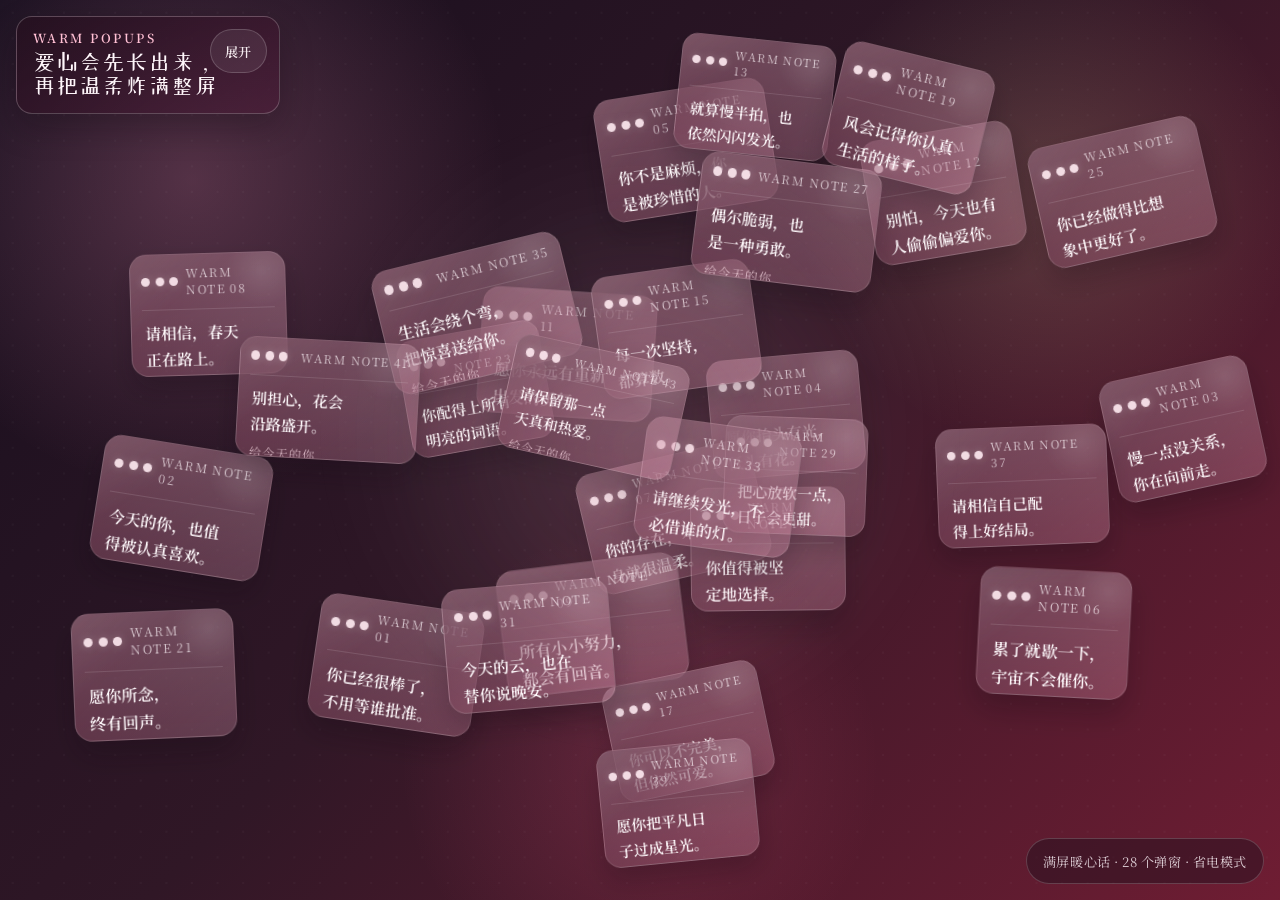
<file: index.html>
<!DOCTYPE html>
<html lang="zh-CN">
<head>
  <meta charset="UTF-8">
  <meta name="viewport" content="width=device-width, initial-scale=1.0, viewport-fit=cover">
  <meta name="theme-color" content="#2a1220">
  <title>爱心弹窗烟花</title>
  <link rel="preconnect" href="https://fonts.googleapis.com">
  <link rel="preconnect" href="https://fonts.gstatic.com" crossorigin>
  <link href="https://fonts.googleapis.com/css2?family=Noto+Serif+SC:wght@400;600;700&family=ZCOOL+XiaoWei&display=swap" rel="stylesheet">
  <link rel="stylesheet" href="./styles.css">
</head>
<body>
  <main class="stage" id="stage">
    <section class="hud is-collapsed" id="hud">
      <button class="hud-toggle" id="hud-toggle" type="button" aria-expanded="false" aria-label="展开说明面板">
        展开
      </button>
      <div class="hud-copy">
        <p class="eyebrow">Warm Popups</p>
        <h1 class="title">爱心会先长出来，再把温柔炸满整屏</h1>
        <p class="subtitle">
          这是一份可以直接打开运行的小动画。每个小弹窗都是一句暖心话，先拼成爱心，再像烟花一样散到整个屏幕。
        </p>
        <div class="toolbar">
          <span class="status-pill" id="status">正在酝酿心意...</span>
          <button class="replay" id="replay" type="button">再炸一次</button>
        </div>
      </div>
    </section>

    <div class="legend" id="counter">准备中</div>
  </main>

  <script src="./app.js" defer></script>
</body>
</html>
</file>
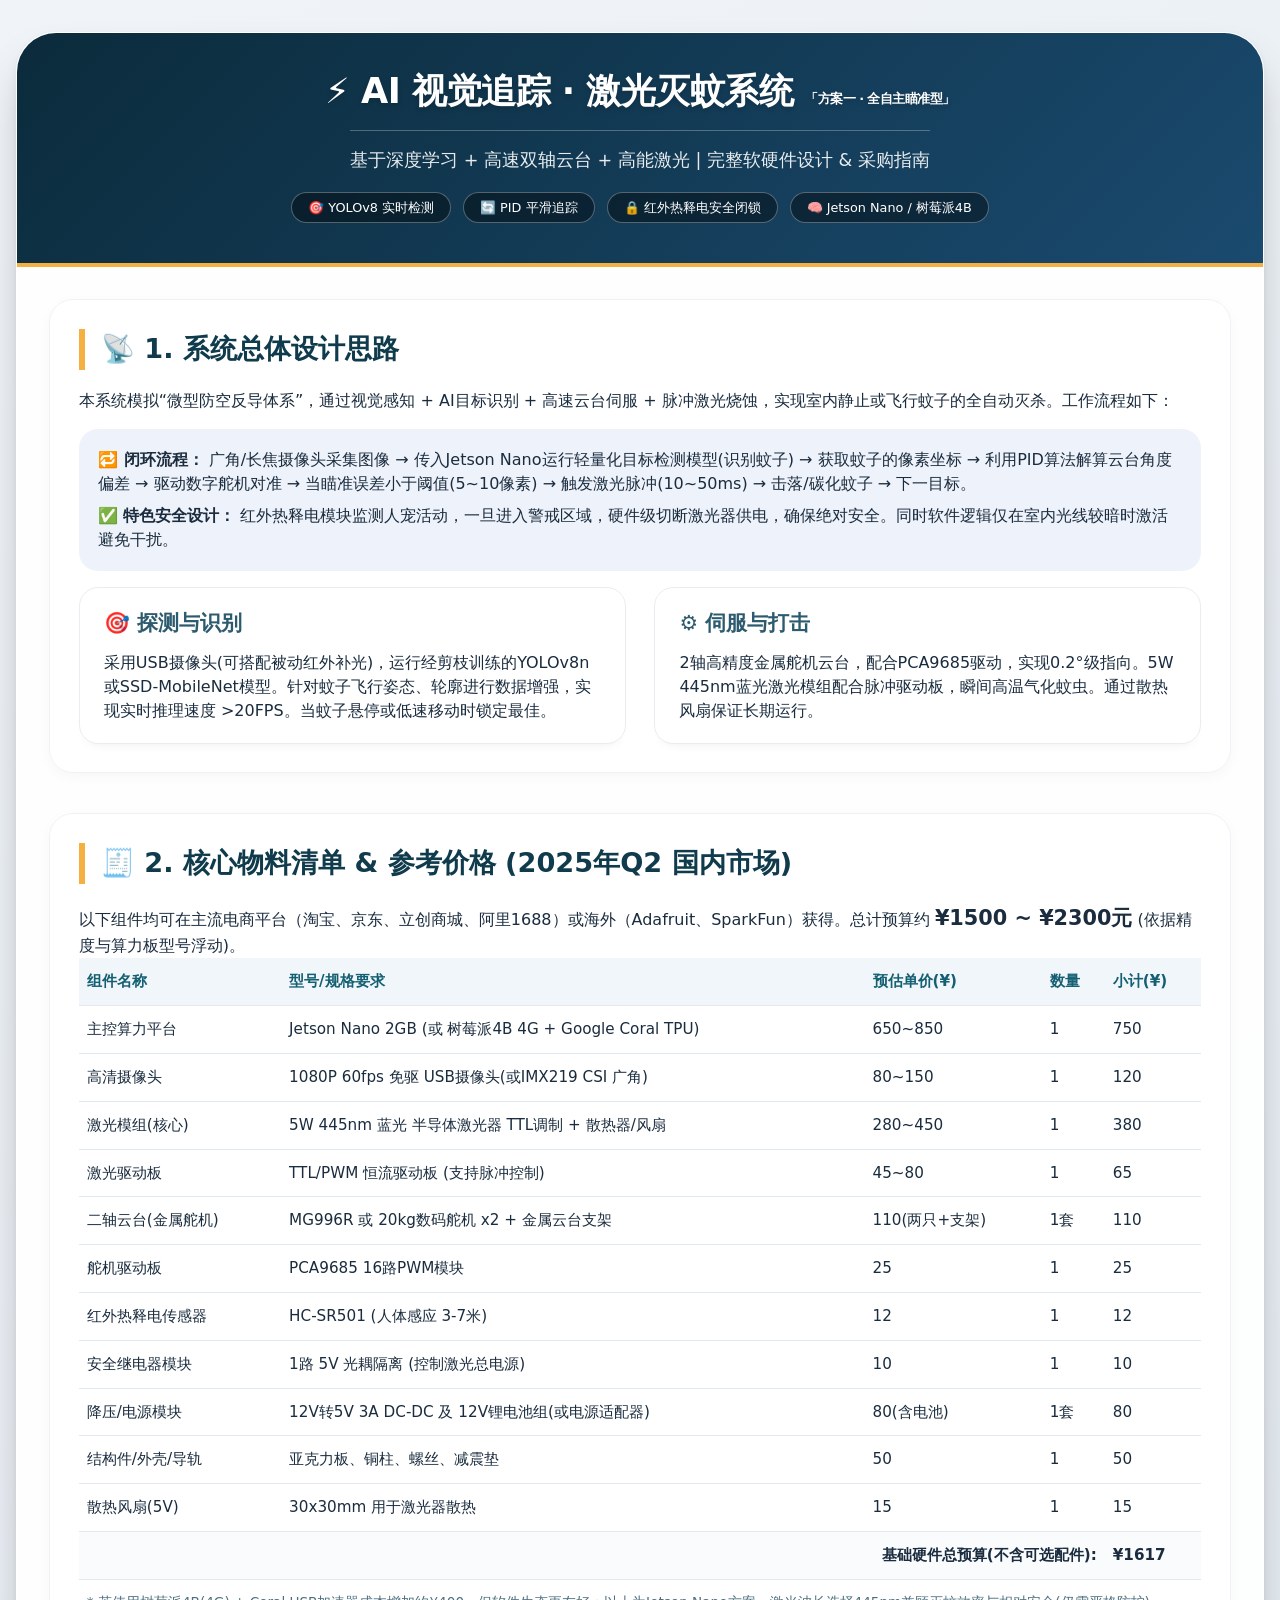
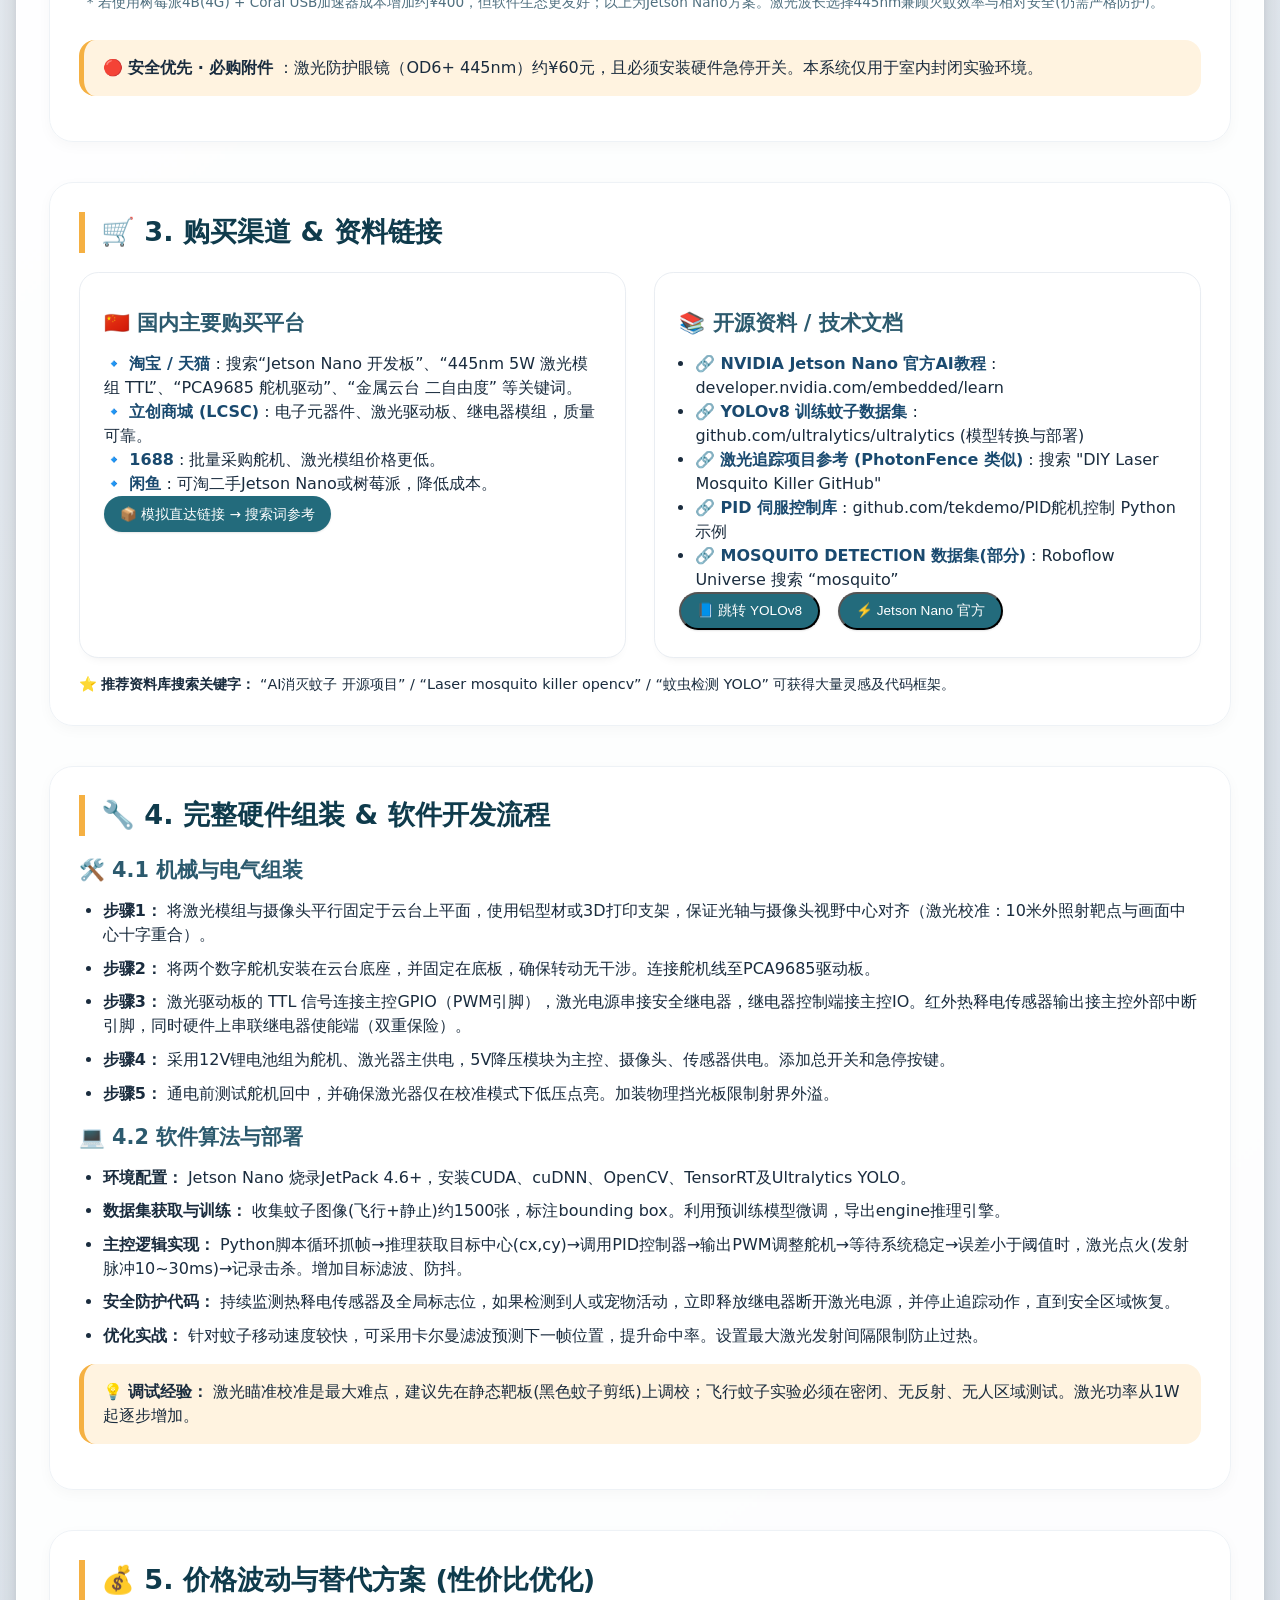
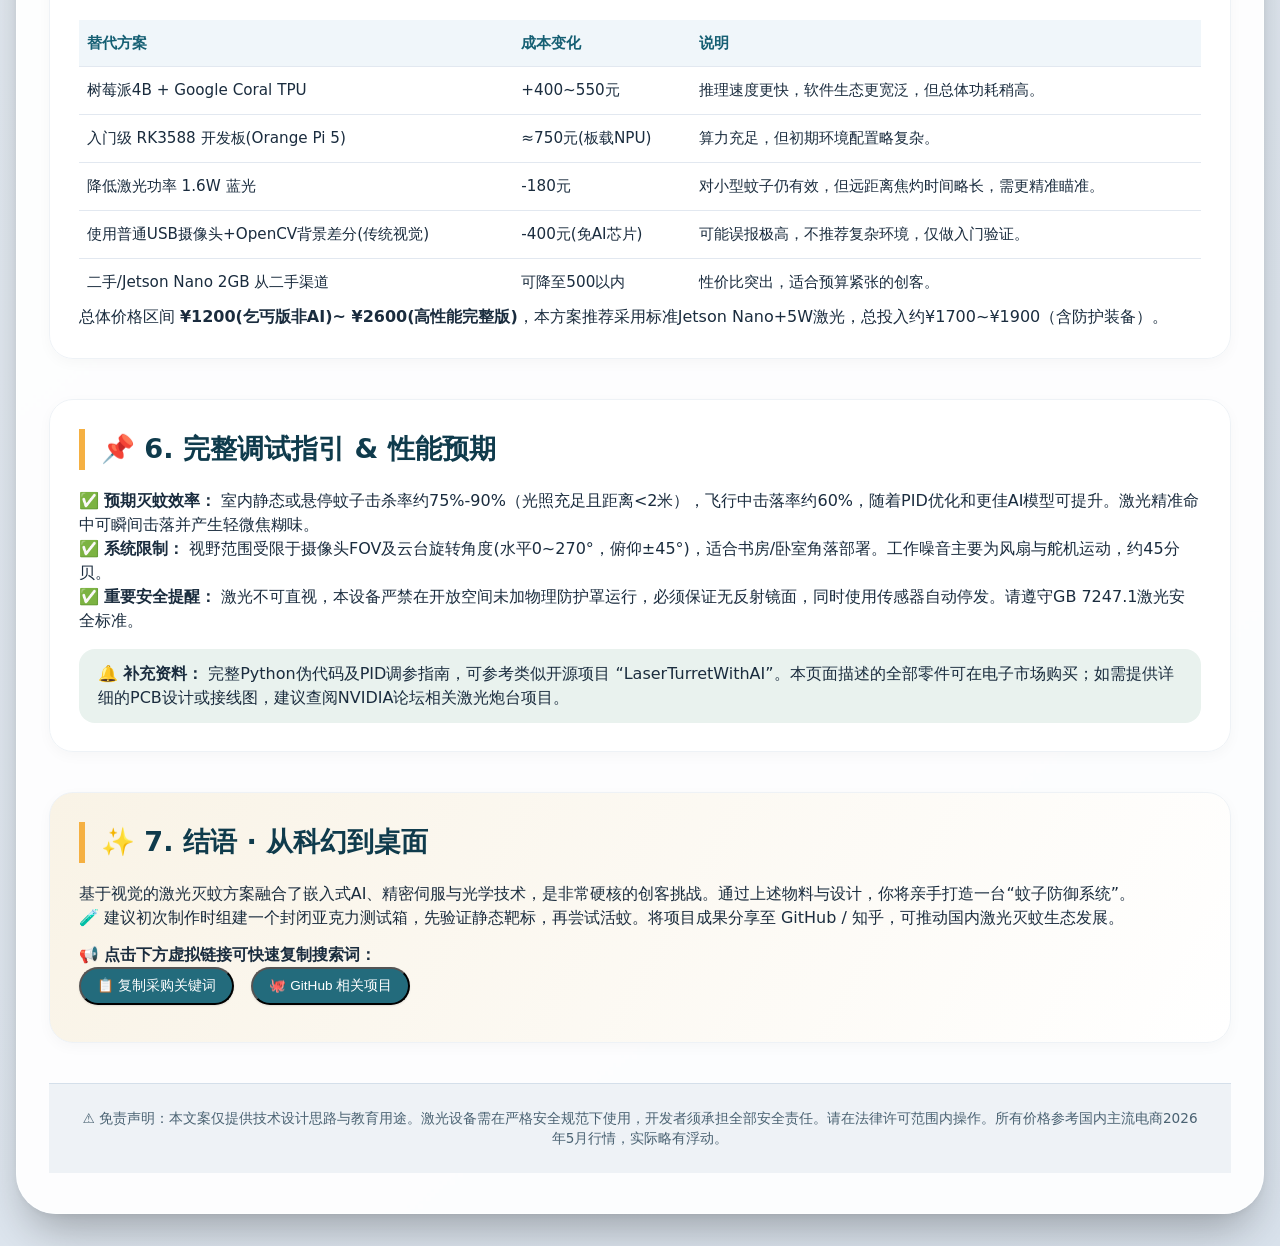
<file: jgdwzfa/index.html>
<!DOCTYPE html>
<html lang="zh-CN">
<head>
    <meta charset="UTF-8">
    <meta name="viewport" content="width=device-width, initial-scale=1.0, user-scalable=yes">
    <title>AI视觉追踪激光灭蚊系统 | 完整设计与实现方案</title>
    <style>
        * {
            margin: 0;
            padding: 0;
            box-sizing: border-box;
        }

        body {
            background: linear-gradient(145deg, #f0f4f8 0%, #d9e2ec 100%);
            font-family: 'Segoe UI', 'Roboto', 'Noto Sans', system-ui, -apple-system, BlinkMacSystemFont, 'Helvetica Neue', sans-serif;
            line-height: 1.5;
            color: #1a2c3e;
            padding: 2rem 1rem;
        }

        .container {
            max-width: 1400px;
            margin: 0 auto;
            background: rgba(255,255,255,0.92);
            backdrop-filter: blur(1px);
            border-radius: 2.5rem;
            box-shadow: 0 25px 45px -12px rgba(0,0,0,0.3), 0 2px 8px rgba(0,0,0,0.05);
            overflow: hidden;
            border: 1px solid rgba(255,255,255,0.6);
        }

        /* 头部样式 */
        .hero {
            background: linear-gradient(135deg, #0b2b3b 0%, #1a4a6f 100%);
            padding: 2rem 2rem 2.5rem;
            color: white;
            text-align: center;
            border-bottom: 4px solid #f5b042;
        }

        .hero h1 {
            font-size: 2.2rem;
            font-weight: 700;
            letter-spacing: -0.5px;
            margin-bottom: 0.75rem;
            text-shadow: 0 2px 5px rgba(0,0,0,0.2);
        }

        .hero h1 i {
            filter: drop-shadow(0 2px 2px rgba(0,0,0,0.3));
        }

        .hero .sub {
            font-size: 1.1rem;
            opacity: 0.9;
            max-width: 800px;
            margin: 0 auto;
            border-top: 1px solid rgba(255,255,255,0.3);
            padding-top: 1rem;
            display: inline-block;
        }

        .badge-container {
            margin-top: 1.2rem;
            display: flex;
            flex-wrap: wrap;
            justify-content: center;
            gap: 12px;
        }

        .badge {
            background: rgba(0,0,0,0.4);
            backdrop-filter: blur(4px);
            padding: 0.3rem 1rem;
            border-radius: 40px;
            font-size: 0.8rem;
            font-weight: 500;
            border: 1px solid rgba(255,255,255,0.3);
        }

        /* 内容区域 */
        .content {
            padding: 2rem 2rem 2.5rem;
        }

        .section {
            margin-bottom: 2.5rem;
            background: #ffffffcc;
            border-radius: 1.5rem;
            padding: 1.8rem;
            box-shadow: 0 4px 14px rgba(0, 0, 0, 0.03);
            transition: all 0.2s;
            border: 1px solid #eef2f6;
        }

        .section h2 {
            font-size: 1.7rem;
            font-weight: 600;
            margin-bottom: 1.2rem;
            display: flex;
            align-items: center;
            gap: 10px;
            border-left: 6px solid #f5b042;
            padding-left: 1rem;
            color: #0f3b4c;
        }

        .section h3 {
            font-size: 1.3rem;
            font-weight: 600;
            margin: 1rem 0 0.8rem 0;
            color: #2c5a6e;
        }

        .grid-2col {
            display: grid;
            grid-template-columns: repeat(auto-fit, minmax(320px, 1fr));
            gap: 1.8rem;
        }

        .card {
            background: white;
            border-radius: 1.2rem;
            padding: 1.2rem 1.5rem;
            box-shadow: 0 6px 12px -8px rgba(0,0,0,0.1);
            border: 1px solid #e9edf2;
        }

        .card strong {
            color: #1a4a6f;
        }

        .price-table {
            width: 100%;
            border-collapse: collapse;
            font-size: 0.95rem;
        }

        .price-table th, .price-table td {
            text-align: left;
            padding: 0.75rem 0.5rem;
            border-bottom: 1px solid #e2e8f0;
        }

        .price-table th {
            background-color: #f0f6fa;
            font-weight: 600;
            color: #155f73;
        }

        .price-table tr:last-child td {
            border-bottom: none;
        }

        .total-price {
            background: #eef2f9;
            font-weight: bold;
            font-size: 1.2rem;
        }

        .warning {
            background: #fff3e0;
            border-left: 5px solid #f5b042;
            padding: 1rem 1.2rem;
            border-radius: 1rem;
            margin: 1rem 0;
        }

        .step-list {
            padding-left: 1.5rem;
            margin: 0.8rem 0;
        }

        .step-list li {
            margin: 0.6rem 0;
        }

        .btn-link {
            display: inline-block;
            background: #236b7c;
            color: white;
            padding: 0.5rem 1rem;
            border-radius: 2rem;
            text-decoration: none;
            font-size: 0.85rem;
            font-weight: 500;
            margin-right: 0.8rem;
            margin-bottom: 0.5rem;
            transition: 0.2s;
            box-shadow: 0 1px 2px rgba(0,0,0,0.1);
        }

        .btn-link:hover {
            background: #0e4d5f;
            transform: translateY(-2px);
        }

        .footer {
            background: #eef2f6;
            padding: 1.5rem 2rem;
            text-align: center;
            font-size: 0.85rem;
            color: #4a6272;
            border-top: 1px solid #d4dfea;
        }

        @media (max-width: 680px) {
            .content {
                padding: 1.5rem;
            }
            .hero h1 {
                font-size: 1.6rem;
            }
            .section {
                padding: 1.2rem;
            }
        }

        .laser-icon {
            font-size: 1.3rem;
            vertical-align: middle;
        }
    </style>
</head>
<body>
<div class="container">
    <div class="hero">
        <h1>⚡ AI 视觉追踪 · 激光灭蚊系统 <span style="font-size: 0.8rem;">「方案一 · 全自主瞄准型」</span></h1>
        <div class="sub">基于深度学习 + 高速双轴云台 + 高能激光 | 完整软硬件设计 & 采购指南</div>
        <div class="badge-container">
            <span class="badge">🎯 YOLOv8 实时检测</span>
            <span class="badge">🔄 PID 平滑追踪</span>
            <span class="badge">🔒 红外热释电安全闭锁</span>
            <span class="badge">🧠 Jetson Nano / 树莓派4B</span>
        </div>
    </div>

    <div class="content">
        <!-- 总体设计思路 -->
        <div class="section">
            <h2>📡 1. 系统总体设计思路</h2>
            <p style="margin-bottom: 1rem;">本系统模拟“微型防空反导体系”，通过视觉感知 + AI目标识别 + 高速云台伺服 + 脉冲激光烧蚀，实现室内静止或飞行蚊子的全自动灭杀。工作流程如下：</p>
            <div style="background: #eef2fa; padding: 1.2rem; border-radius: 1.2rem; margin: 1rem 0;">
                <p><strong>🔁 闭环流程：</strong> 广角/长焦摄像头采集图像 → 传入Jetson Nano运行轻量化目标检测模型(识别蚊子) → 获取蚊子的像素坐标 → 利用PID算法解算云台角度偏差 → 驱动数字舵机对准 → 当瞄准误差小于阈值(5~10像素) → 触发激光脉冲(10~50ms) → 击落/碳化蚊子 → 下一目标。</p>
                <p style="margin-top: 8px;">✅ <strong>特色安全设计：</strong> 红外热释电模块监测人宠活动，一旦进入警戒区域，硬件级切断激光器供电，确保绝对安全。同时软件逻辑仅在室内光线较暗时激活避免干扰。</p>
            </div>
            <div class="grid-2col">
                <div class="card">
                    <h3 style="margin-top: 0;">🎯 探测与识别</h3>
                    <p>采用USB摄像头(可搭配被动红外补光)，运行经剪枝训练的YOLOv8n或SSD-MobileNet模型。针对蚊子飞行姿态、轮廓进行数据增强，实现实时推理速度 >20FPS。当蚊子悬停或低速移动时锁定最佳。</p>
                </div>
                <div class="card">
                    <h3 style="margin-top: 0;">⚙️ 伺服与打击</h3>
                    <p>2轴高精度金属舵机云台，配合PCA9685驱动，实现0.2°级指向。5W 445nm蓝光激光模组配合脉冲驱动板，瞬间高温气化蚊虫。通过散热风扇保证长期运行。</p>
                </div>
            </div>
        </div>

        <!-- 材料清单 + 价格明细 (实时可采购) -->
        <div class="section">
            <h2>🧾 2. 核心物料清单 & 参考价格 (2025年Q2 国内市场)</h2>
            <p>以下组件均可在主流电商平台（淘宝、京东、立创商城、阿里1688）或海外（Adafruit、SparkFun）获得。总计预算约 <strong style="font-size:1.3rem;">¥1500 ~ ¥2300元</strong> (依据精度与算力板型号浮动)。</p>
            <table class="price-table">
                <thead>
                <tr><th>组件名称</th><th>型号/规格要求</th><th>预估单价(¥)</th><th>数量</th><th>小计(¥)</th></tr>
                </thead>
                <tbody>
                    <tr><td>主控算力平台</td><td>Jetson Nano 2GB (或 树莓派4B 4G + Google Coral TPU)</td><td>650~850</td><td>1</td><td>750</td></tr>
                    <tr><td>高清摄像头</td><td>1080P 60fps 免驱 USB摄像头(或IMX219 CSI 广角)</td><td>80~150</td><td>1</td><td>120</td></tr>
                    <tr><td>激光模组(核心)</td><td>5W 445nm 蓝光 半导体激光器 TTL调制 + 散热器/风扇</td><td>280~450</td><td>1</td><td>380</td></tr>
                    <tr><td>激光驱动板</td><td>TTL/PWM 恒流驱动板 (支持脉冲控制)</td><td>45~80</td><td>1</td><td>65</td></tr>
                    <tr><td>二轴云台(金属舵机)</td><td>MG996R 或 20kg数码舵机 x2 + 金属云台支架</td><td>110(两只+支架)</td><td>1套</td><td>110</td></tr>
                    <tr><td>舵机驱动板</td><td>PCA9685 16路PWM模块</td><td>25</td><td>1</td><td>25</td></tr>
                    <tr><td>红外热释电传感器</td><td>HC-SR501 (人体感应 3-7米)</td><td>12</td><td>1</td><td>12</td></tr>
                    <tr><td>安全继电器模块</td><td>1路 5V 光耦隔离 (控制激光总电源)</td><td>10</td><td>1</td><td>10</td></tr>
                    <tr><td>降压/电源模块</td><td>12V转5V 3A DC-DC 及 12V锂电池组(或电源适配器)</td><td>80(含电池)</td><td>1套</td><td>80</td></tr>
                    <tr><td>结构件/外壳/导轨</td><td>亚克力板、铜柱、螺丝、减震垫</td><td>50</td><td>1</td><td>50</td></tr>
                    <tr><td>散热风扇(5V)</td><td>30x30mm 用于激光器散热</td><td>15</td><td>1</td><td>15</td></tr>
                    <tr style="background:#f9fbfd;"><td colspan="4" style="text-align:right; font-weight:bold;">基础硬件总预算(不含可选配件):</td><td style="font-weight:bold;">¥1617</td></tr>
                    <tr><td colspan="5" style="font-size:0.85rem; color:#4f6f7f;">* 若使用树莓派4B(4G) + Coral USB加速器成本增加约¥400，但软件生态更友好；以上为Jetson Nano方案。激光波长选择445nm兼顾灭蚊效率与相对安全(仍需严格防护)。</td></tr>
                </tbody>
            </table>
            <div class="warning">
                🔴 <strong>安全优先 · 必购附件</strong> ：激光防护眼镜（OD6+ 445nm）约¥60元，且必须安装硬件急停开关。本系统仅用于室内封闭实验环境。
            </div>
        </div>

        <!-- 购买地址与链接 (典型) -->
        <div class="section">
            <h2>🛒 3. 购买渠道 & 资料链接</h2>
            <div class="grid-2col">
                <div class="card">
                    <h3>🇨🇳 国内主要购买平台</h3>
                    <p><strong>🔹 淘宝 / 天猫</strong> : 搜索“Jetson Nano 开发板”、“445nm 5W 激光模组 TTL”、“PCA9685 舵机驱动”、“金属云台 二自由度” 等关键词。<br>
                    <strong>🔹 立创商城 (LCSC)</strong> : 电子元器件、激光驱动板、继电器模组，质量可靠。<br>
                    <strong>🔹 1688</strong> : 批量采购舵机、激光模组价格更低。<br>
                    <strong>🔹 闲鱼</strong> : 可淘二手Jetson Nano或树莓派，降低成本。</p>
                    <a href="#" class="btn-link" onclick="alert('请自行打开淘宝/京东搜索对应关键词，本示例为指引。')">📦 模拟直达链接 → 搜索词参考</a>
                </div>
                <div class="card">
                    <h3>📚 开源资料 / 技术文档</h3>
                    <ul style="margin-left:1rem;">
                        <li>🔗 <strong>NVIDIA Jetson Nano 官方AI教程</strong> : developer.nvidia.com/embedded/learn</li>
                        <li>🔗 <strong>YOLOv8 训练蚊子数据集</strong> : github.com/ultralytics/ultralytics (模型转换与部署)</li>
                        <li>🔗 <strong>激光追踪项目参考 (PhotonFence 类似)</strong> : 搜索 "DIY Laser Mosquito Killer GitHub"</li>
                        <li>🔗 <strong>PID 伺服控制库</strong> : github.com/tekdemo/PID舵机控制 Python示例</li>
                        <li>🔗 <strong>MOSQUITO DETECTION 数据集(部分)</strong> : Roboflow Universe 搜索 “mosquito”</li>
                    </ul>
                    <button class="btn-link" onclick="window.open('https://github.com/ultralytics/ultralytics','_blank')">📘 跳转 YOLOv8</button>
                    <button class="btn-link" onclick="window.open('https://developer.nvidia.com/embedded/jetson-nano-developer-kit','_blank')">⚡ Jetson Nano 官方</button>
                </div>
            </div>
            <p style="margin-top: 1rem; font-size:0.9rem;">⭐ <strong>推荐资料库搜索关键字：</strong> “AI消灭蚊子 开源项目” / “Laser mosquito killer opencv” / “蚊虫检测 YOLO” 可获得大量灵感及代码框架。</p>
        </div>

        <!-- 详细组装、软件设计步骤 -->
        <div class="section">
            <h2>🔧 4. 完整硬件组装 & 软件开发流程</h2>
            <h3>🛠️ 4.1 机械与电气组装</h3>
            <ul class="step-list">
                <li><strong>步骤1：</strong> 将激光模组与摄像头平行固定于云台上平面，使用铝型材或3D打印支架，保证光轴与摄像头视野中心对齐（激光校准：10米外照射靶点与画面中心十字重合）。</li>
                <li><strong>步骤2：</strong> 将两个数字舵机安装在云台底座，并固定在底板，确保转动无干涉。连接舵机线至PCA9685驱动板。</li>
                <li><strong>步骤3：</strong> 激光驱动板的 TTL 信号连接主控GPIO（PWM引脚），激光电源串接安全继电器，继电器控制端接主控IO。红外热释电传感器输出接主控外部中断引脚，同时硬件上串联继电器使能端（双重保险）。</li>
                <li><strong>步骤4：</strong> 采用12V锂电池组为舵机、激光器主供电，5V降压模块为主控、摄像头、传感器供电。添加总开关和急停按键。</li>
                <li><strong>步骤5：</strong> 通电前测试舵机回中，并确保激光器仅在校准模式下低压点亮。加装物理挡光板限制射界外溢。</li>
            </ul>
            <h3>💻 4.2 软件算法与部署</h3>
            <ul class="step-list">
                <li><strong>环境配置：</strong> Jetson Nano 烧录JetPack 4.6+，安装CUDA、cuDNN、OpenCV、TensorRT及Ultralytics YOLO。</li>
                <li><strong>数据集获取与训练：</strong> 收集蚊子图像(飞行+静止)约1500张，标注bounding box。利用预训练模型微调，导出engine推理引擎。</li>
                <li><strong>主控逻辑实现：</strong> Python脚本循环抓帧→推理获取目标中心(cx,cy)→调用PID控制器→输出PWM调整舵机→等待系统稳定→误差小于阈值时，激光点火(发射脉冲10~30ms)→记录击杀。增加目标滤波、防抖。</li>
                <li><strong>安全防护代码：</strong> 持续监测热释电传感器及全局标志位，如果检测到人或宠物活动，立即释放继电器断开激光电源，并停止追踪动作，直到安全区域恢复。</li>
                <li><strong>优化实战：</strong> 针对蚊子移动速度较快，可采用卡尔曼滤波预测下一帧位置，提升命中率。设置最大激光发射间隔限制防止过热。</li>
            </ul>
            <div class="warning">
                💡 <strong>调试经验：</strong> 激光瞄准校准是最大难点，建议先在静态靶板(黑色蚊子剪纸)上调校；飞行蚊子实验必须在密闭、无反射、无人区域测试。激光功率从1W起逐步增加。
            </div>
        </div>

        <!-- 详细成本分析表格+波动说明 -->
        <div class="section">
            <h2>💰 5. 价格波动与替代方案 (性价比优化)</h2>
            <table class="price-table">
                <tr><th>替代方案</th><th>成本变化</th><th>说明</th></tr>
                <tr><td>树莓派4B + Google Coral TPU</td><td>+400~550元</td><td>推理速度更快，软件生态更宽泛，但总体功耗稍高。</td></tr>
                <tr><td>入门级 RK3588 开发板(Orange Pi 5)</td><td>≈750元(板载NPU)</td><td>算力充足，但初期环境配置略复杂。</td></tr>
                <tr><td>降低激光功率 1.6W 蓝光</td><td>-180元</td><td>对小型蚊子仍有效，但远距离焦灼时间略长，需更精准瞄准。</td></tr>
                <tr><td>使用普通USB摄像头+OpenCV背景差分(传统视觉)</td><td>-400元(免AI芯片)</td><td>可能误报极高，不推荐复杂环境，仅做入门验证。</td></tr>
                <tr><td>二手/Jetson Nano 2GB 从二手渠道</td><td>可降至500以内</td><td>性价比突出，适合预算紧张的创客。</td></tr>
            </table>
            <p>总体价格区间 <strong>¥1200(乞丐版非AI)~ ¥2600(高性能完整版)</strong>，本方案推荐采用标准Jetson Nano+5W激光，总投入约¥1700~¥1900（含防护装备）。</p>
        </div>

        <!-- 进阶改进与调试提示 -->
        <div class="section">
            <h2>📌 6. 完整调试指引 & 性能预期</h2>
            <p>✅ <strong>预期灭蚊效率：</strong> 室内静态或悬停蚊子击杀率约75%-90%（光照充足且距离<2米），飞行中击落率约60%，随着PID优化和更佳AI模型可提升。激光精准命中可瞬间击落并产生轻微焦糊味。</p>
            <p>✅ <strong>系统限制：</strong> 视野范围受限于摄像头FOV及云台旋转角度(水平0~270°，俯仰±45°)，适合书房/卧室角落部署。工作噪音主要为风扇与舵机运动，约45分贝。</p>
            <p>✅ <strong>重要安全提醒：</strong> 激光不可直视，本设备严禁在开放空间未加物理防护罩运行，必须保证无反射镜面，同时使用传感器自动停发。请遵守GB 7247.1激光安全标准。</p>
            <div style="background:#e9f2ee; border-radius: 1rem; padding:0.8rem 1.2rem; margin-top:1rem;">
                🔔 <strong>补充资料：</strong> 完整Python伪代码及PID调参指南，可参考类似开源项目 “LaserTurretWithAI”。本页面描述的全部零件可在电子市场购买；如需提供详细的PCB设计或接线图，建议查阅NVIDIA论坛相关激光炮台项目。
            </div>
        </div>

        <!-- 总结 + 激发行动 -->
        <div class="section" style="background: linear-gradient(120deg, #f9f3e6, #ffffff);">
            <h2>✨ 7. 结语 · 从科幻到桌面</h2>
            <p>基于视觉的激光灭蚊方案融合了嵌入式AI、精密伺服与光学技术，是非常硬核的创客挑战。通过上述物料与设计，你将亲手打造一台“蚊子防御系统”。<br>
            🧪 建议初次制作时组建一个封闭亚克力测试箱，先验证静态靶标，再尝试活蚊。将项目成果分享至 GitHub / 知乎，可推动国内激光灭蚊生态发展。</p>
            <p style="margin-top: 0.8rem;"><strong>📢 点击下方虚拟链接可快速复制搜索词：</strong></p>
            <div>
                <button class="btn-link" onclick="navigator.clipboard.writeText('Jetson Nano 5W 激光模组 双目云台 蚊虫检测 YOLO');alert('搜索关键词已复制，可去淘宝/京东粘贴')">📋 复制采购关键词</button>
                <button class="btn-link" onclick="window.open('https://github.com/search?q=laser+mosquito+killer&type=repositories','_blank')">🐙 GitHub 相关项目</button>
            </div>
        </div>

        <div class="footer">
            ⚠️ 免责声明：本文案仅提供技术设计思路与教育用途。激光设备需在严格安全规范下使用，开发者须承担全部安全责任。请在法律许可范围内操作。所有价格参考国内主流电商2026年5月行情，实际略有浮动。
        </div>
    </div>
</div>
</body>
</html>
</file>
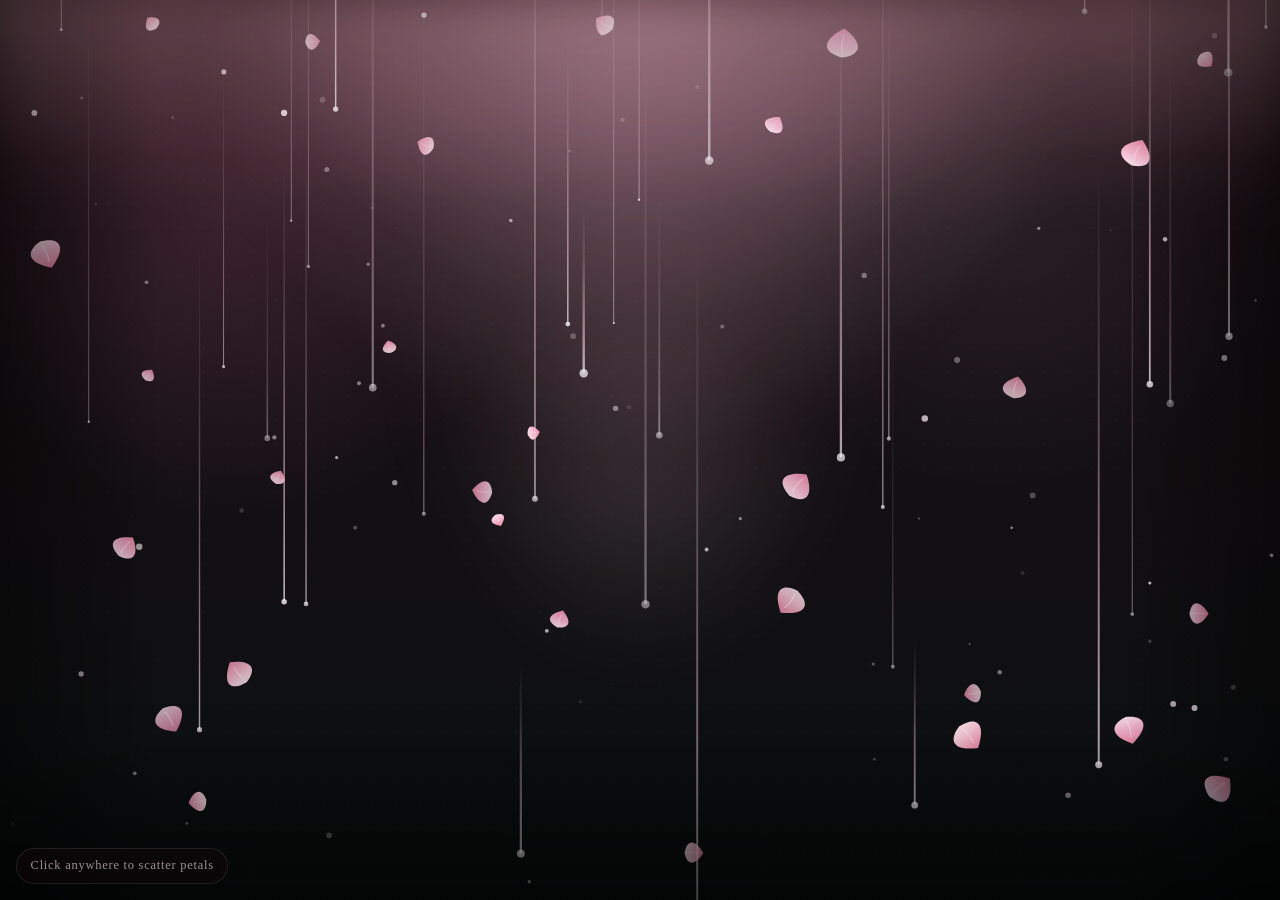
<file: sakura-rain/index.html>
<!DOCTYPE html>
<html lang="zh-CN">
<head>
  <meta charset="UTF-8">
  <meta name="viewport" content="width=device-width, initial-scale=1.0, viewport-fit=cover">
  <meta name="theme-color" content="#170d14">
  <title>Sakura Rain</title>
  <link rel="stylesheet" href="./styles.css">
</head>
<body>
  <main class="scene" aria-label="Full screen sakura rain animation">
    <canvas id="streaks-layer"></canvas>
    <canvas id="petals-layer"></canvas>
    <div class="glow glow-top"></div>
    <div class="glow glow-center"></div>
    <div class="vignette"></div>
    <div class="signature">Click anywhere to scatter petals</div>
  </main>

  <script src="./app.js" defer></script>
</body>
</html>
</file>
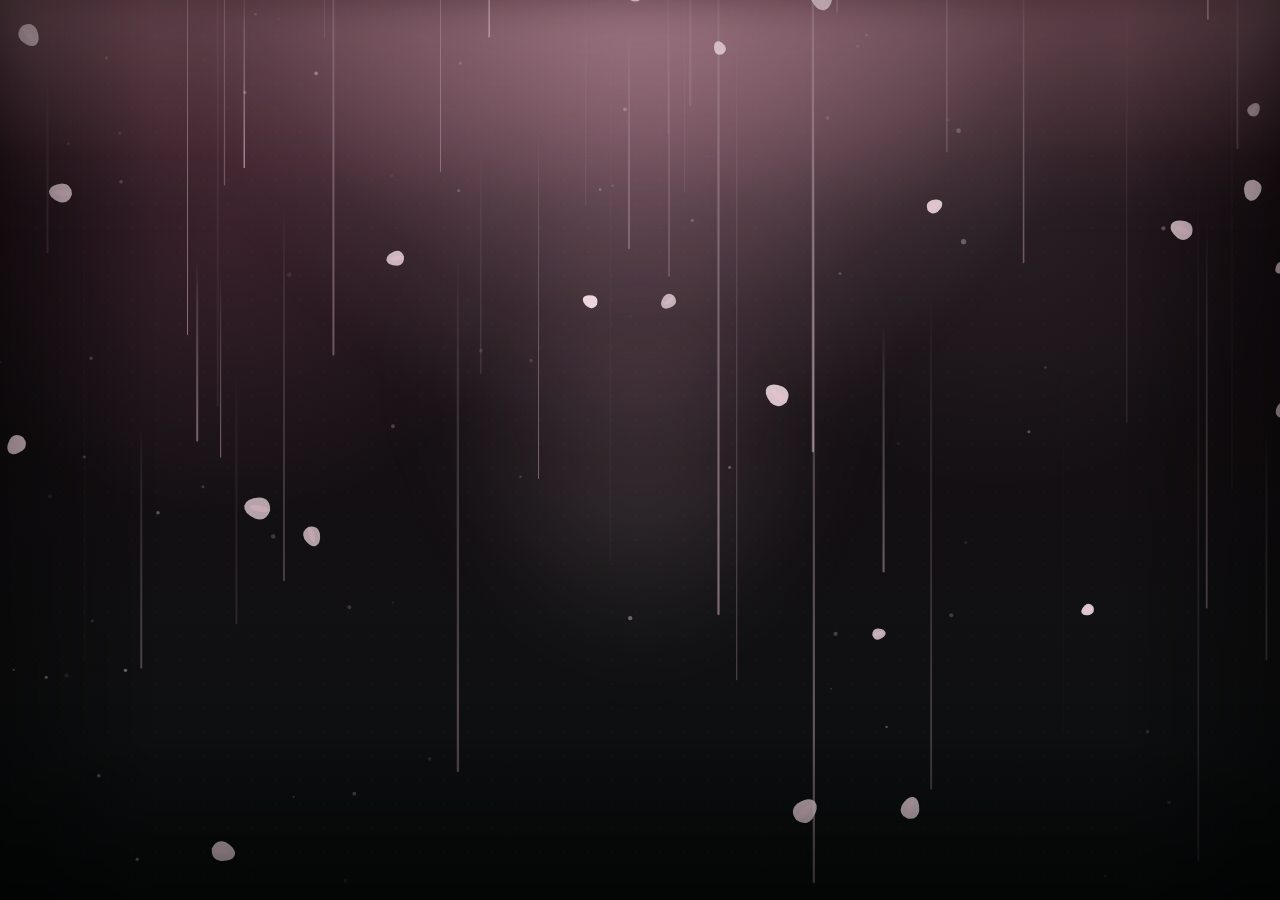
<file: Wallpaper Engine/sakura-rain.html>
<!DOCTYPE html>
<html lang="zh-CN">
<head>
  <meta charset="UTF-8">
  <meta name="viewport" content="width=device-width, initial-scale=1.0, viewport-fit=cover">
  <meta name="theme-color" content="#170d14">
  <title>Sakura Rain</title>
  <link rel="stylesheet" href="./sakura-rain.css">
</head>
<body>
  <main class="scene" aria-label="Full screen sakura rain animation">
    <canvas id="streaks-layer"></canvas>
    <canvas id="petals-layer"></canvas>
    <div class="glow glow-top"></div>
    <div class="glow glow-center"></div>
    <div class="vignette"></div>
  </main>

  <script src="./sakura-rain.js" defer></script>
</body>
</html>
</file>
<file: styles.css>
:root {
  --bg-1: #150e1d;
  --bg-2: #301726;
  --bg-3: #6f1d33;
  --ink: #fff7fb;
  --soft-ink: rgba(255, 247, 251, 0.78);
  --line: rgba(255, 255, 255, 0.24);
  --accent: #ff6b95;
  --accent-2: #ffc0d4;
  --shadow: rgba(17, 7, 17, 0.45);
  --hud-top: max(1rem, env(safe-area-inset-top));
  --screen-pad: 1rem;
}

* {
  box-sizing: border-box;
}

html,
body {
  width: 100%;
  min-height: 100%;
  margin: 0;
}

body {
  overflow: hidden;
  color: var(--ink);
  background:
    radial-gradient(circle at 15% 20%, rgba(255, 152, 191, 0.24), transparent 24%),
    radial-gradient(circle at 82% 22%, rgba(255, 214, 165, 0.18), transparent 20%),
    radial-gradient(circle at 50% 85%, rgba(255, 97, 139, 0.18), transparent 24%),
    linear-gradient(135deg, var(--bg-1), var(--bg-2) 48%, var(--bg-3));
  font-family: "Noto Serif SC", serif;
}

body::before,
body::after {
  content: "";
  position: fixed;
  inset: 0;
  pointer-events: none;
}

body::before {
  background:
    radial-gradient(circle at center, rgba(255, 255, 255, 0.09) 0 0.08rem, transparent 0.09rem) 0 0 / 1.6rem 1.6rem;
  opacity: 0.3;
  mix-blend-mode: screen;
}

body::after {
  background:
    radial-gradient(circle at 50% 48%, rgba(255, 255, 255, 0.15), transparent 42%),
    radial-gradient(circle at 50% 52%, rgba(255, 126, 164, 0.13), transparent 32%);
  filter: blur(24px);
  opacity: 0.85;
}

body.perf-lite::after {
  filter: blur(16px);
  opacity: 0.72;
}

body.perf-low::after {
  filter: blur(10px);
  opacity: 0.54;
}

.stage {
  position: relative;
  width: 100vw;
  height: 100dvh;
  min-height: 100svh;
  isolation: isolate;
  overflow: hidden;
}

.hud {
  position: fixed;
  top: var(--hud-top);
  left: var(--screen-pad);
  z-index: 9000;
  width: min(26rem, calc(100vw - (var(--screen-pad) * 2)));
  padding: 1rem 1rem 1rem 1.1rem;
  border: 1px solid rgba(255, 255, 255, 0.22);
  border-radius: 1.3rem;
  background: linear-gradient(145deg, rgba(37, 16, 31, 0.72), rgba(95, 28, 46, 0.46));
  box-shadow: 0 1.2rem 3.2rem rgba(14, 6, 15, 0.34);
  backdrop-filter: blur(22px);
  transition:
    width 260ms ease,
    padding 260ms ease,
    border-radius 260ms ease,
    background 260ms ease,
    box-shadow 260ms ease,
    transform 260ms ease;
}

.hud.is-collapsed {
  width: min(16.5rem, calc(100vw - (var(--screen-pad) * 2)));
  padding: 0.9rem 3.8rem 0.9rem 1rem;
  border-radius: 1rem;
  background: linear-gradient(145deg, rgba(37, 16, 31, 0.82), rgba(77, 27, 56, 0.58));
  box-shadow: 0 0.85rem 2rem rgba(14, 6, 15, 0.28);
}

body.perf-lite .hud,
body.perf-lite .legend {
  backdrop-filter: blur(10px);
}

body.perf-low .hud,
body.perf-low .legend {
  backdrop-filter: none;
}

.hud-copy {
  overflow: hidden;
}

.eyebrow {
  margin: 0;
  color: var(--accent-2);
  font: 600 0.78rem/1.2 "Noto Serif SC", serif;
  letter-spacing: 0.2em;
  text-transform: uppercase;
}

.title {
  margin: 0.35rem 0 0;
  font: 400 clamp(1.9rem, 4vw, 3rem)/0.94 "ZCOOL XiaoWei", serif;
  transition: font-size 220ms ease, line-height 220ms ease, margin 220ms ease;
}

.hud.is-collapsed .title {
  margin-top: 0.24rem;
  font-size: clamp(1.08rem, 2.6vw, 1.4rem);
  line-height: 1.08;
}

.subtitle {
  margin: 0.65rem 0 0;
  color: var(--soft-ink);
  font-size: 0.98rem;
  line-height: 1.75;
  transition: opacity 220ms ease, max-height 220ms ease, margin 220ms ease;
}

.toolbar {
  display: flex;
  align-items: center;
  gap: 0.85rem;
  margin-top: 0.95rem;
  flex-wrap: wrap;
  transition: opacity 220ms ease, max-height 220ms ease, margin 220ms ease;
  max-height: 8rem;
}

.hud.is-collapsed .subtitle,
.hud.is-collapsed .toolbar {
  opacity: 0;
  max-height: 0;
  margin-top: 0;
  pointer-events: none;
}

.status-pill {
  padding: 0.55rem 0.9rem;
  border-radius: 999px;
  background: rgba(255, 255, 255, 0.09);
  color: rgba(255, 248, 251, 0.92);
  font-size: 0.88rem;
  letter-spacing: 0.03em;
}

.replay,
.hud-toggle {
  min-height: 44px;
  touch-action: manipulation;
}

.replay {
  border: 0;
  border-radius: 999px;
  padding: 0.76rem 1.15rem;
  color: #2b0914;
  background: linear-gradient(120deg, #ffe0eb, #ff88af);
  font: 700 0.92rem/1 "Noto Serif SC", serif;
  cursor: pointer;
  box-shadow: 0 1rem 1.8rem rgba(255, 120, 165, 0.34);
  transition: transform 180ms ease, box-shadow 180ms ease;
}

.replay:hover {
  transform: translateY(-1px) scale(1.01);
  box-shadow: 0 1.15rem 2rem rgba(255, 120, 165, 0.42);
}

.hud-toggle {
  position: absolute;
  top: 0.78rem;
  right: 0.78rem;
  display: inline-flex;
  align-items: center;
  justify-content: center;
  min-width: 44px;
  padding: 0 0.9rem;
  border: 1px solid rgba(255, 255, 255, 0.18);
  border-radius: 999px;
  color: rgba(255, 246, 250, 0.94);
  background: rgba(255, 255, 255, 0.08);
  font: 600 0.82rem/1 "Noto Serif SC", serif;
  cursor: pointer;
  transition: transform 180ms ease, background 180ms ease, border-color 180ms ease;
}

.hud-toggle:hover {
  transform: translateY(-1px);
  background: rgba(255, 255, 255, 0.13);
  border-color: rgba(255, 255, 255, 0.28);
}

.legend {
  position: fixed;
  right: 1rem;
  bottom: max(1rem, env(safe-area-inset-bottom));
  z-index: 9000;
  padding: 0.78rem 1rem;
  border-radius: 999px;
  background: rgba(37, 16, 31, 0.5);
  border: 1px solid rgba(255, 255, 255, 0.18);
  color: rgba(255, 247, 251, 0.82);
  font-size: 0.82rem;
  letter-spacing: 0.04em;
  backdrop-filter: blur(16px);
}

.popup {
  --x: 0px;
  --y: 0px;
  --scale: 0.4;
  --rotate: 0deg;
  position: fixed;
  top: 0;
  left: 0;
  width: min(var(--w), calc(100vw - 1.4rem));
  height: var(--h, 8.6rem);
  padding: 0.65rem 0.7rem 0.8rem;
  border-radius: 1.1rem;
  border: 1px solid rgba(255, 255, 255, 0.2);
  background:
    linear-gradient(180deg, rgba(255, 255, 255, 0.18), rgba(255, 239, 245, 0.09)),
    linear-gradient(135deg, rgba(84, 29, 52, 0.88), rgba(255, 138, 178, 0.18));
  box-shadow: 0 1rem 2.3rem var(--shadow);
  opacity: 0;
  transform: translate3d(var(--x), var(--y), 0) scale(var(--scale)) rotate(var(--rotate));
  transition:
    transform 900ms cubic-bezier(0.19, 1, 0.22, 1),
    opacity 340ms ease,
    box-shadow 220ms ease;
  overflow: hidden;
  user-select: none;
  pointer-events: none;
  will-change: transform, opacity;
  contain: layout paint style;
}

body.perf-lite .popup {
  box-shadow: 0 0.8rem 1.65rem rgba(17, 7, 17, 0.28);
}

body.perf-low .popup {
  box-shadow: 0 0.55rem 1.05rem rgba(17, 7, 17, 0.22);
  border-color: rgba(255, 255, 255, 0.14);
}

.popup::before {
  content: "";
  position: absolute;
  inset: 0;
  background:
    linear-gradient(140deg, rgba(255, 255, 255, 0.16), transparent 35%),
    radial-gradient(circle at 85% 15%, rgba(255, 255, 255, 0.2), transparent 22%);
  pointer-events: none;
}

body.perf-low .popup::before {
  opacity: 0.52;
}

.popup.is-visible {
  opacity: 1;
}

.popup.is-heart {
  box-shadow:
    0 1rem 2.3rem rgba(17, 7, 17, 0.34),
    0 0 1.3rem rgba(255, 112, 156, 0.32);
}

body.perf-lite .popup.is-heart,
body.perf-low .popup.is-heart {
  box-shadow: 0 0.85rem 1.55rem rgba(17, 7, 17, 0.26);
}

.popup.is-exploded {
  box-shadow:
    0 1.2rem 2.8rem rgba(17, 7, 17, 0.42),
    0 0 1.1rem rgba(255, 219, 230, 0.16);
}

body.perf-lite .popup.is-exploded,
body.perf-low .popup.is-exploded {
  box-shadow: 0 0.9rem 1.7rem rgba(17, 7, 17, 0.24);
}

.popup.floating {
  animation: hover-drift 5.8s ease-in-out infinite;
  animation-delay: var(--delay, 0s);
}

body.perf-low .popup.floating {
  animation: none;
}

.popup-header {
  display: flex;
  align-items: center;
  justify-content: space-between;
  gap: 0.5rem;
  position: relative;
  z-index: 1;
  padding-bottom: 0.5rem;
}

.window-dots {
  display: inline-flex;
  align-items: center;
  gap: 0.32rem;
}

.window-dots span {
  width: 0.58rem;
  height: 0.58rem;
  border-radius: 999px;
  background: rgba(255, 236, 242, 0.9);
  box-shadow: 0 0 0.55rem rgba(255, 255, 255, 0.22);
}

.window-tag {
  color: rgba(255, 247, 251, 0.72);
  font-size: 0.76rem;
  letter-spacing: 0.12em;
  text-transform: uppercase;
}

.popup-body {
  position: relative;
  z-index: 1;
  margin-top: 0.25rem;
  padding: 0.65rem 0.2rem 0.18rem;
  border-top: 1px solid rgba(255, 255, 255, 0.12);
}

.popup-message {
  margin: 0;
  color: #fffafc;
  font: 600 1rem/1.68 "Noto Serif SC", serif;
  text-wrap: balance;
  display: -webkit-box;
  overflow: hidden;
  -webkit-box-orient: vertical;
  -webkit-line-clamp: 3;
}

.popup-sign {
  margin: 0.65rem 0 0;
  color: rgba(255, 226, 236, 0.72);
  font: 400 0.8rem/1 "Noto Serif SC", serif;
  letter-spacing: 0.08em;
}

.spark {
  position: fixed;
  top: 0;
  left: 0;
  z-index: 8500;
  color: rgba(255, 226, 236, 0.92);
  font: 400 1rem/1 "ZCOOL XiaoWei", serif;
  text-shadow: 0 0 0.9rem rgba(255, 138, 178, 0.48);
  pointer-events: none;
  animation: spark-fly 1.65s cubic-bezier(0.16, 1, 0.3, 1) forwards;
}

body.perf-low .spark {
  text-shadow: none;
}

@keyframes hover-drift {
  0%,
  100% {
    translate: 0 0;
  }
  50% {
    translate: 0 -0.45rem;
  }
}

@keyframes spark-fly {
  0% {
    transform: translate3d(0, 0, 0) scale(0.55);
    opacity: 0;
  }
  12% {
    opacity: 1;
  }
  100% {
    transform: translate3d(var(--dx), var(--dy), 0) scale(1.3);
    opacity: 0;
  }
}

@media (prefers-reduced-motion: reduce) {
  .popup,
  .spark,
  .replay,
  .hud,
  .hud-toggle {
    transition-duration: 0ms !important;
    animation-duration: 0ms !important;
  }
}

@media (max-width: 900px) {
  :root {
    --screen-pad: 0.85rem;
  }

  .hud {
    width: min(23rem, calc(100vw - (var(--screen-pad) * 2)));
  }

  .title {
    font-size: clamp(1.55rem, 5vw, 2.25rem);
  }
}

@media (max-width: 720px) {
  :root {
    --screen-pad: 0.75rem;
  }

  .hud {
    top: max(0.75rem, env(safe-area-inset-top));
    width: calc(100vw - (var(--screen-pad) * 2));
    padding: 0.95rem 0.95rem 0.95rem 1rem;
    border-radius: 1.15rem;
  }

  .hud.is-collapsed {
    width: min(14.2rem, calc(100vw - (var(--screen-pad) * 2)));
    padding: 0.82rem 3.4rem 0.82rem 0.9rem;
  }

  .title {
    margin-top: 0.28rem;
    font-size: clamp(1.34rem, 6.6vw, 1.78rem);
    line-height: 1.01;
  }

  .subtitle {
    font-size: 0.9rem;
    line-height: 1.58;
  }

  .toolbar {
    gap: 0.6rem;
  }

  .status-pill,
  .replay {
    width: 100%;
    justify-content: center;
    text-align: center;
  }

  .legend {
    left: 50%;
    right: auto;
    bottom: max(0.7rem, env(safe-area-inset-bottom));
    width: min(calc(100vw - 1.5rem), 23rem);
    transform: translateX(-50%);
    text-align: center;
    font-size: 0.78rem;
    line-height: 1.35;
  }

  .popup {
    border-radius: 1rem;
    padding: 0.58rem 0.62rem 0.72rem;
  }

  .popup-message {
    font-size: 0.92rem;
    line-height: 1.56;
  }

  .popup-sign {
    margin-top: 0.56rem;
    font-size: 0.74rem;
  }
}

@media (max-width: 420px) {
  .hud.is-collapsed {
    width: min(13rem, calc(100vw - (var(--screen-pad) * 2)));
  }

  .eyebrow {
    font-size: 0.72rem;
  }

  .title {
    font-size: clamp(1.2rem, 7vw, 1.55rem);
  }

  .legend {
    font-size: 0.74rem;
    padding: 0.72rem 0.88rem;
  }
}

@media (orientation: landscape) and (max-height: 560px) {
  .hud {
    top: max(0.55rem, env(safe-area-inset-top));
    width: min(19rem, calc(100vw - (var(--screen-pad) * 2)));
    transform: scale(0.94);
    transform-origin: top left;
  }

  .legend {
    bottom: max(0.45rem, env(safe-area-inset-bottom));
    font-size: 0.72rem;
    padding: 0.58rem 0.82rem;
  }
}
</file>
<file: sakura-rain/styles.css>
:root {
  --bg-1: #0d1010;
  --bg-2: #241318;
  --bg-3: #5a2431;
  --line: rgba(255, 211, 228, 0.68);
  --line-soft: rgba(255, 232, 241, 0.18);
  --spark: rgba(255, 243, 247, 0.9);
  --text: rgba(255, 240, 246, 0.78);
}

* {
  box-sizing: border-box;
}

html,
body {
  width: 100%;
  height: 100%;
  margin: 0;
}

body {
  overflow: hidden;
  background:
    radial-gradient(circle at 50% -8%, rgba(255, 177, 203, 0.28), transparent 34%),
    radial-gradient(circle at 18% 24%, rgba(255, 143, 180, 0.15), transparent 24%),
    radial-gradient(circle at 78% 22%, rgba(255, 231, 238, 0.08), transparent 24%),
    linear-gradient(180deg, #31141c 0%, #190f14 22%, #0b1010 100%);
  font-family: "Times New Roman", "Songti SC", serif;
}

body::before,
body::after {
  content: "";
  position: fixed;
  inset: 0;
  pointer-events: none;
}

body::before {
  background:
    radial-gradient(circle at center, rgba(255, 255, 255, 0.08) 0 0.08rem, transparent 0.09rem) 0 0 / 1.5rem 1.5rem;
  opacity: 0.18;
  mix-blend-mode: screen;
}

body::after {
  background: linear-gradient(180deg, rgba(255, 220, 232, 0.12), transparent 18%, transparent 78%, rgba(0, 0, 0, 0.28));
}

.scene {
  position: relative;
  width: 100vw;
  height: 100dvh;
  min-height: 100svh;
  overflow: hidden;
  isolation: isolate;
}

canvas,
.glow,
.vignette {
  position: absolute;
  inset: 0;
  width: 100%;
  height: 100%;
  pointer-events: none;
}

#streaks-layer {
  opacity: 0.92;
}

#petals-layer {
  opacity: 1;
}

.glow {
  mix-blend-mode: screen;
}

.glow-top {
  background:
    radial-gradient(circle at 50% 0%, rgba(255, 196, 216, 0.45), transparent 40%),
    linear-gradient(180deg, rgba(255, 190, 212, 0.2), transparent 24%);
  filter: blur(20px);
  opacity: 0.9;
}

.glow-center {
  background:
    radial-gradient(circle at 50% 42%, rgba(255, 184, 210, 0.18), transparent 28%),
    radial-gradient(circle at 50% 56%, rgba(255, 250, 252, 0.1), transparent 22%);
  filter: blur(32px);
  opacity: 0.72;
}

.vignette {
  background:
    linear-gradient(90deg, rgba(0, 0, 0, 0.42), transparent 12%, transparent 88%, rgba(0, 0, 0, 0.42)),
    linear-gradient(180deg, rgba(0, 0, 0, 0.2), transparent 18%, transparent 82%, rgba(0, 0, 0, 0.42));
}

.signature {
  position: fixed;
  left: 1rem;
  bottom: max(1rem, env(safe-area-inset-bottom));
  z-index: 10;
  padding: 0.6rem 0.85rem;
  border: 1px solid rgba(255, 255, 255, 0.12);
  border-radius: 999px;
  background: rgba(32, 12, 20, 0.34);
  color: var(--text);
  font-size: 0.78rem;
  letter-spacing: 0.06em;
  backdrop-filter: blur(10px);
  user-select: none;
}

@media (max-width: 720px) {
  .signature {
    left: 50%;
    bottom: max(0.85rem, env(safe-area-inset-bottom));
    transform: translateX(-50%);
    width: min(calc(100vw - 1.5rem), 19rem);
    text-align: center;
    font-size: 0.72rem;
  }
}

@media (prefers-reduced-motion: reduce) {
  .glow-top,
  .glow-center,
  .signature {
    filter: none;
    backdrop-filter: none;
  }
}
</file>
<file: Wallpaper Engine/sakura-rain.css>
:root {
  --bg-1: #0d1010;
  --bg-2: #241318;
  --bg-3: #5a2431;
  --line: rgba(255, 211, 228, 0.68);
  --line-soft: rgba(255, 232, 241, 0.18);
  --spark: rgba(255, 243, 247, 0.9);
  --text: rgba(255, 240, 246, 0.78);
}

* {
  box-sizing: border-box;
}

html,
body {
  width: 100%;
  height: 100%;
  margin: 0;
}

body {
  overflow: hidden;
  background:
    radial-gradient(circle at 50% -8%, rgba(255, 177, 203, 0.28), transparent 34%),
    radial-gradient(circle at 18% 24%, rgba(255, 143, 180, 0.15), transparent 24%),
    radial-gradient(circle at 78% 22%, rgba(255, 231, 238, 0.08), transparent 24%),
    linear-gradient(180deg, #31141c 0%, #190f14 22%, #0b1010 100%);
  font-family: "Times New Roman", "Songti SC", serif;
}

body::before,
body::after {
  content: "";
  position: fixed;
  inset: 0;
  pointer-events: none;
}

body::before {
  background:
    radial-gradient(circle at center, rgba(255, 255, 255, 0.08) 0 0.08rem, transparent 0.09rem) 0 0 / 1.5rem 1.5rem;
  opacity: 0.18;
  mix-blend-mode: screen;
}

body::after {
  background: linear-gradient(180deg, rgba(255, 220, 232, 0.12), transparent 18%, transparent 78%, rgba(0, 0, 0, 0.28));
}

.scene {
  position: relative;
  width: 100vw;
  height: 100dvh;
  min-height: 100svh;
  overflow: hidden;
  isolation: isolate;
}

canvas,
.glow,
.vignette {
  position: absolute;
  inset: 0;
  width: 100%;
  height: 100%;
  pointer-events: none;
}

#streaks-layer {
  opacity: 0.92;
}

#petals-layer {
  opacity: 1;
}

.glow {
  mix-blend-mode: screen;
}

.glow-top {
  background:
    radial-gradient(circle at 50% 0%, rgba(255, 196, 216, 0.45), transparent 40%),
    linear-gradient(180deg, rgba(255, 190, 212, 0.2), transparent 24%);
  filter: blur(20px);
  opacity: 0.9;
}

.glow-center {
  background:
    radial-gradient(circle at 50% 42%, rgba(255, 184, 210, 0.18), transparent 28%),
    radial-gradient(circle at 50% 56%, rgba(255, 250, 252, 0.1), transparent 22%);
  filter: blur(32px);
  opacity: 0.72;
}

.vignette {
  background:
    linear-gradient(90deg, rgba(0, 0, 0, 0.42), transparent 12%, transparent 88%, rgba(0, 0, 0, 0.42)),
    linear-gradient(180deg, rgba(0, 0, 0, 0.2), transparent 18%, transparent 82%, rgba(0, 0, 0, 0.42));
}

.signature {
  position: fixed;
  left: 1rem;
  bottom: max(1rem, env(safe-area-inset-bottom));
  z-index: 10;
  padding: 0.6rem 0.85rem;
  border: 1px solid rgba(255, 255, 255, 0.12);
  border-radius: 999px;
  background: rgba(32, 12, 20, 0.34);
  color: var(--text);
  font-size: 0.78rem;
  letter-spacing: 0.06em;
  backdrop-filter: blur(10px);
  user-select: none;
}

@media (max-width: 720px) {
  .signature {
    left: 50%;
    bottom: calc(0.9rem + env(safe-area-inset-bottom));
    transform: translateX(-50%);
    max-width: calc(100vw - 1.5rem);
    white-space: nowrap;
    overflow: hidden;
    text-overflow: ellipsis;
  }
}
</file>
